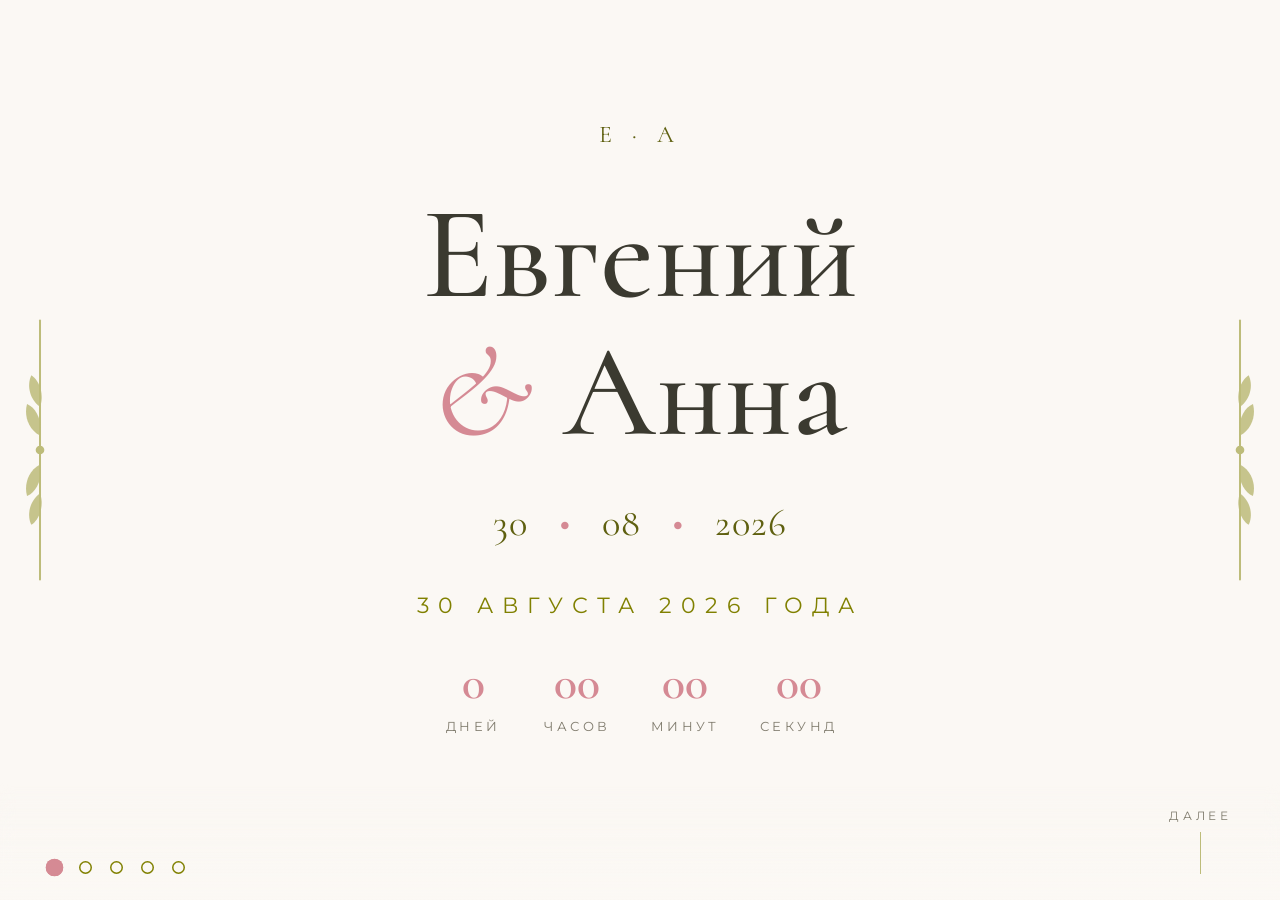
<file: index.html>
<!DOCTYPE html>
<html lang="ru">
<head>
<meta charset="UTF-8">
<meta name="viewport" content="width=device-width, initial-scale=1.0">
<title>Евгений и Анна · 30 августа 2026</title>
<link rel="preconnect" href="https://fonts.googleapis.com">
<link rel="preconnect" href="https://fonts.gstatic.com" crossorigin>
<link rel="stylesheet" href="fonts.css">
<link rel="stylesheet" href="styles.css">
</head>
<body>

  <div class="progress" id="progress" aria-hidden="true"></div>

  <main class="deck" id="deck">

    <!-- ============ ТИТУЛЬНЫЙ СЛАЙД ============ -->
    <section class="slide hero is-active" data-name="Главная" aria-label="Титульная страница">
      <div class="hero-monogram reveal">Е &middot; А</div>
      <h1 class="display hero-names reveal">
        <span class="row">Евгений</span>
        <span class="row"><span class="amp">&amp;</span> Анна</span>
      </h1>

      <p class="hero-date reveal">30 <span class="dot">&bull;</span> 08 <span class="dot">&bull;</span> 2026</p>
      <p class="eyebrow reveal">30 августа 2026 года</p>

      <div class="countdown reveal" id="countdown" aria-label="Обратный отсчёт до свадьбы">
        <div class="cd-cell"><div class="cd-num" id="cd-days">—</div><div class="cd-lbl">дней</div></div>
        <div class="cd-cell"><div class="cd-num" id="cd-hours">—</div><div class="cd-lbl">часов</div></div>
        <div class="cd-cell"><div class="cd-num" id="cd-mins">—</div><div class="cd-lbl">минут</div></div>
        <div class="cd-cell"><div class="cd-num" id="cd-secs">—</div><div class="cd-lbl">секунд</div></div>
      </div>
    </section>

    <!-- ============ МЕСТО ПРОВЕДЕНИЯ ============ -->
    <section class="slide slide-bg-soft slide-tight-top" data-name="Место" aria-label="Место проведения">
      <div class="wrap">
        <div class="venue-head center reveal">
          <span class="eyebrow">Место проведения</span>
          <h2 class="display venue-title">Загородный клуб «Голицын»</h2>
          <svg class="sprig small" viewBox="0 0 200 40" fill="none" stroke="currentColor" stroke-width="1.4" stroke-linecap="round">
            <path d="M10 20 H190"/>
            <path d="M70 20c-6-8-16-9-22-6 4 6 14 9 22 6Z" fill="currentColor" stroke="none" opacity=".85"/>
            <path d="M90 20c-5-9-15-11-22-9 3 7 13 11 22 9Z" fill="currentColor" stroke="none" opacity=".85"/>
            <path d="M110 20c5-9 15-11 22-9-3 7-13 11-22 9Z" fill="currentColor" stroke="none" opacity=".85"/>
            <path d="M130 20c6-8 16-9 22-6-4 6-14 9-22 6Z" fill="currentColor" stroke="none" opacity=".85"/>
            <circle cx="100" cy="20" r="3" fill="currentColor" stroke="none"/>
          </svg>
        </div>

        <div class="venue-grid">
          <!-- Левая колонка (≈1/3): адрес + карта -->
          <div class="venue-info">
            <div class="venue-address reveal">
              <p class="addr">Левобережная улица, 3В</p>
              <p class="addr-sub">СНТ Донское, Ольгинское сельское поселение, Аксайский район, Ростовская область</p>
            </div>

            <div class="map-frame reveal">
              <iframe
                src="https://yandex.ru/map-widget/v1/org/zagorodny_klub_golitsyn/229324404955/?ll=39.806874%2C47.215762&z=16"
                title="Площадка проведения на Яндекс Картах"
                loading="lazy"
                allowfullscreen></iframe>
            </div>
          </div>

          <!-- Правая колонка (≈2/3): фотография без рамок -->
          <div class="venue-photo reveal img-wipe">
            <img src="restaurant.jpg" alt="Площадка проведения торжества" loading="lazy">
          </div>
        </div>
      </div>
    </section>

    <!-- ============ ПРОГРАММА ДНЯ ============ -->
    <section class="slide slide-tight-top" data-name="Программа" aria-label="Программа дня">
      <div class="wrap">
        <div class="program-head center reveal">
          <span class="eyebrow">Расписание</span>
          <h2 class="display program-title">Программа дня</h2>
        </div>

        <div class="timeline">
          <div class="tl-item reveal">
            <div class="tl-time">15:30</div>
            <div class="tl-event">Сбор гостей<small>Welcome-зона, лёгкие напитки, фуршет</small></div>
          </div>
          <div class="tl-item reveal">
            <div class="tl-time">16:00</div>
            <div class="tl-event">Церемония<small>Самый трепетный момент нашего дня</small></div>
          </div>
          <div class="tl-item reveal">
            <div class="tl-time">17:00</div>
            <div class="tl-event">Банкет<small>Ужин, тосты и первый танец</small></div>
          </div>
          <div class="tl-item reveal">
            <div class="tl-time">22:30</div>
            <div class="tl-event">Финал вечера<small>Завершающий сюрприз под открытым небом</small></div>
          </div>
        </div>
      </div>
    </section>

    <!-- ============ ЦВЕТОВАЯ ГАММА ============ -->
    <section class="slide slide-bg-soft center" data-name="Дресс-код" aria-label="Дресс-код">
      <div class="wrap">
        <span class="eyebrow reveal">Дресс-код</span>
        <p class="display palette-lead reveal">
          Нам будет приятно, если вы поддержите цветовую гамму нашего праздника:
        </p>

        <div class="swatches">
          <div class="chip olive-dark reveal"></div>
          <div class="chip olive reveal"></div>
          <div class="chip olive-light reveal"></div>
          <div class="chip rose-light reveal"></div>
          <div class="chip rose reveal"></div>
          <div class="chip rose-dark reveal"></div>
        </div>

        <p class="palette-note reveal">
          Это всего лишь пожелание. Приходите так, как вам будет комфортно!
        </p>
      </div>
    </section>

    <!-- ============ ФИНАЛЬНЫЙ СЛАЙД ============ -->
    <section class="slide finale" data-name="Финал" aria-label="Приглашение">
      <div class="wrap">
        <svg class="sprig reveal" viewBox="0 0 200 40" fill="none" stroke="currentColor" stroke-width="1.4" stroke-linecap="round">
          <path d="M10 20 H190"/>
          <path d="M70 20c-6-8-16-9-22-6 4 6 14 9 22 6Z" fill="currentColor" stroke="none" opacity=".85"/>
          <path d="M90 20c-5-9-15-11-22-9 3 7 13 11 22 9Z" fill="currentColor" stroke="none" opacity=".85"/>
          <path d="M110 20c5-9 15-11 22-9-3 7-13 11-22 9Z" fill="currentColor" stroke="none" opacity=".85"/>
          <path d="M130 20c6-8 16-9 22-6-4 6-14 9-22 6Z" fill="currentColor" stroke="none" opacity=".85"/>
          <circle cx="100" cy="20" r="3" fill="currentColor" stroke="none"/>
        </svg>

        <p class="display finale-text reveal">
          Мы будем рады видеть вас<br>на нашем празднике!
        </p>

        <p class="finale-sign reveal">Евгений <span class="amp">&amp;</span> Анна</p>
      </div>
    </section>

  </main>

  <!-- Боковые оливковые веточки-украшения (общие для всех слайдов) -->
  <div class="side-vine side-vine--left" aria-hidden="true">
    <svg class="vine" viewBox="0 0 200 40" fill="none" stroke="currentColor" stroke-width="1.4" stroke-linecap="round">
      <path d="M10 20 H190"/>
      <path d="M70 20c-6-8-16-9-22-6 4 6 14 9 22 6Z" fill="currentColor" stroke="none" opacity=".85"/>
      <path d="M90 20c-5-9-15-11-22-9 3 7 13 11 22 9Z" fill="currentColor" stroke="none" opacity=".85"/>
      <path d="M110 20c5-9 15-11 22-9-3 7-13 11-22 9Z" fill="currentColor" stroke="none" opacity=".85"/>
      <path d="M130 20c6-8 16-9 22-6-4 6-14 9-22 6Z" fill="currentColor" stroke="none" opacity=".85"/>
      <circle cx="100" cy="20" r="3" fill="currentColor" stroke="none"/>
    </svg>
  </div>
  <div class="side-vine side-vine--right" aria-hidden="true">
    <svg class="vine" viewBox="0 0 200 40" fill="none" stroke="currentColor" stroke-width="1.4" stroke-linecap="round">
      <path d="M10 20 H190"/>
      <path d="M70 20c-6-8-16-9-22-6 4 6 14 9 22 6Z" fill="currentColor" stroke="none" opacity=".85"/>
      <path d="M90 20c-5-9-15-11-22-9 3 7 13 11 22 9Z" fill="currentColor" stroke="none" opacity=".85"/>
      <path d="M110 20c5-9 15-11 22-9-3 7-13 11-22 9Z" fill="currentColor" stroke="none" opacity=".85"/>
      <path d="M130 20c6-8 16-9 22-6-4 6-14 9-22 6Z" fill="currentColor" stroke="none" opacity=".85"/>
      <circle cx="100" cy="20" r="3" fill="currentColor" stroke="none"/>
    </svg>
  </div>

  <!-- Матовая полоса снизу: размывает текст, уезжающий под навигацию -->
  <div class="bottom-fade" aria-hidden="true"></div>

  <!-- Навигация -->
  <nav class="dots" id="dots" aria-label="Навигация по разделам"></nav>
  <button class="nav-next" id="navNext" type="button" aria-label="Следующий раздел">
    <span>далее</span>
    <span class="bar" aria-hidden="true"></span>
  </button>

<script>
  /* ---------- Обратный отсчёт до 30 августа 2026, 16:00 ---------- */
  (function(){
    var target = new Date(2026, 7, 30, 16, 0, 0).getTime();
    var elD = document.getElementById('cd-days');
    var elH = document.getElementById('cd-hours');
    var elM = document.getElementById('cd-mins');
    var elS = document.getElementById('cd-secs');
    function pad(n){return n<10 ? '0'+n : ''+n;}
    function tick(){
      var diff = target - Date.now();
      if(diff <= 0){
        elD.textContent='0'; elH.textContent='00'; elM.textContent='00'; elS.textContent='00';
        return;
      }
      var s = Math.floor(diff/1000);
      elD.textContent = Math.floor(s/86400);
      elH.textContent = pad(Math.floor((s%86400)/3600));
      elM.textContent = pad(Math.floor((s%3600)/60));
      elS.textContent = pad(s%60);
    }
    tick();
    setInterval(tick, 1000);
  })();

  /* ---------- Смена слайдов с анимацией ---------- */
  (function(){
    var slides   = Array.prototype.slice.call(document.querySelectorAll('.slide'));
    var deck     = document.getElementById('deck');
    var dotsWrap = document.getElementById('dots');
    var navNext  = document.getElementById('navNext');
    var progress = document.getElementById('progress');
    var current  = 0;
    var busy     = false;                 // блокировка во время анимации
    var reduce   = window.matchMedia('(prefers-reduced-motion: reduce)').matches;
    var ANIM     = reduce ? 360 : 820;

    /* — точки-индикаторы — */
    var dots = slides.map(function(s, i){
      var b = document.createElement('button');
      b.type = 'button';
      b.setAttribute('aria-label', s.dataset.name || ('Раздел ' + (i+1)));
      b.addEventListener('click', function(){ goTo(i); });
      dotsWrap.appendChild(b);
      return b;
    });

    /* — появление элементов внутри слайда со ступенчатой задержкой — */
    function playReveal(slide){
      var items = slide.querySelectorAll('.reveal');
      Array.prototype.forEach.call(items, function(el, i){
        el.style.transitionDelay = (reduce ? 0 : 90 + i * 110) + 'ms';
        el.classList.add('in');
      });
    }
    function resetReveal(slide){
      var items = slide.querySelectorAll('.reveal');
      Array.prototype.forEach.call(items, function(el){
        el.classList.remove('in');
        el.style.transitionDelay = '';
      });
    }

    function render(){
      slides.forEach(function(s, i){
        s.classList.toggle('is-active', i === current);
        s.classList.toggle('is-above', i < current);
      });
      dots.forEach(function(d, i){ d.classList.toggle('active', i === current); });
      progress.style.width = ((current) / (slides.length - 1) * 100) + '%';
      navNext.classList.toggle('hidden', current === slides.length - 1);
    }

    function goTo(index){
      index = Math.max(0, Math.min(slides.length - 1, index));
      if(busy || index === current) return;
      busy = true;
      var prevSlide = slides[current];
      current = index;
      resetReveal(prevSlide);
      render();
      slides[current].scrollTop = 0;
      playReveal(slides[current]);
      setTimeout(function(){ busy = false; }, ANIM);
    }
    function next(){ goTo(current + 1); }
    function prev(){ goTo(current - 1); }

    navNext.addEventListener('click', next);

    /* — стартовое появление — */
    render();
    playReveal(slides[current]);

    /* — колесо мыши / тачпад (с учётом внутренней прокрутки слайда) — */
    var wheelLock = false;
    deck.addEventListener('wheel', function(e){
      if(Math.abs(e.deltaY) < Math.abs(e.deltaX)) return;   // горизонтальный жест игнорируем
      var s = slides[current];
      var atTop    = s.scrollTop <= 0;
      var atBottom = s.scrollTop + s.clientHeight >= s.scrollHeight - 1;
      var down = e.deltaY > 0;
      // если внутри слайда есть куда скроллить — отдаём прокрутку ему
      if((down && !atBottom) || (!down && !atTop)) return;
      e.preventDefault();
      if(wheelLock || busy) return;
      if(Math.abs(e.deltaY) < 6) return;
      wheelLock = true;
      down ? next() : prev();
      setTimeout(function(){ wheelLock = false; }, ANIM + 120);
    }, {passive:false});

    /* — клавиатура — */
    window.addEventListener('keydown', function(e){
      switch(e.key){
        case 'ArrowDown': case 'PageDown': case ' ':
          e.preventDefault(); next(); break;
        case 'ArrowUp': case 'PageUp':
          e.preventDefault(); prev(); break;
        case 'Home': e.preventDefault(); goTo(0); break;
        case 'End':  e.preventDefault(); goTo(slides.length - 1); break;
      }
    });

    /* — свайпы на тач-устройствах — */
    var touchY = null, touchScrollTop = 0;
    deck.addEventListener('touchstart', function(e){
      touchY = e.touches[0].clientY;
      touchScrollTop = slides[current].scrollTop;
    }, {passive:true});
    deck.addEventListener('touchend', function(e){
      if(touchY === null) return;
      var dy = e.changedTouches[0].clientY - touchY;
      var s = slides[current];
      var atTop    = touchScrollTop <= 0;
      var atBottom = touchScrollTop + s.clientHeight >= s.scrollHeight - 1;
      if(Math.abs(dy) > 60){
        if(dy < 0 && atBottom) next();
        else if(dy > 0 && atTop) prev();
      }
      touchY = null;
    }, {passive:true});
  })();
</script>
</body>
</html>
</file>
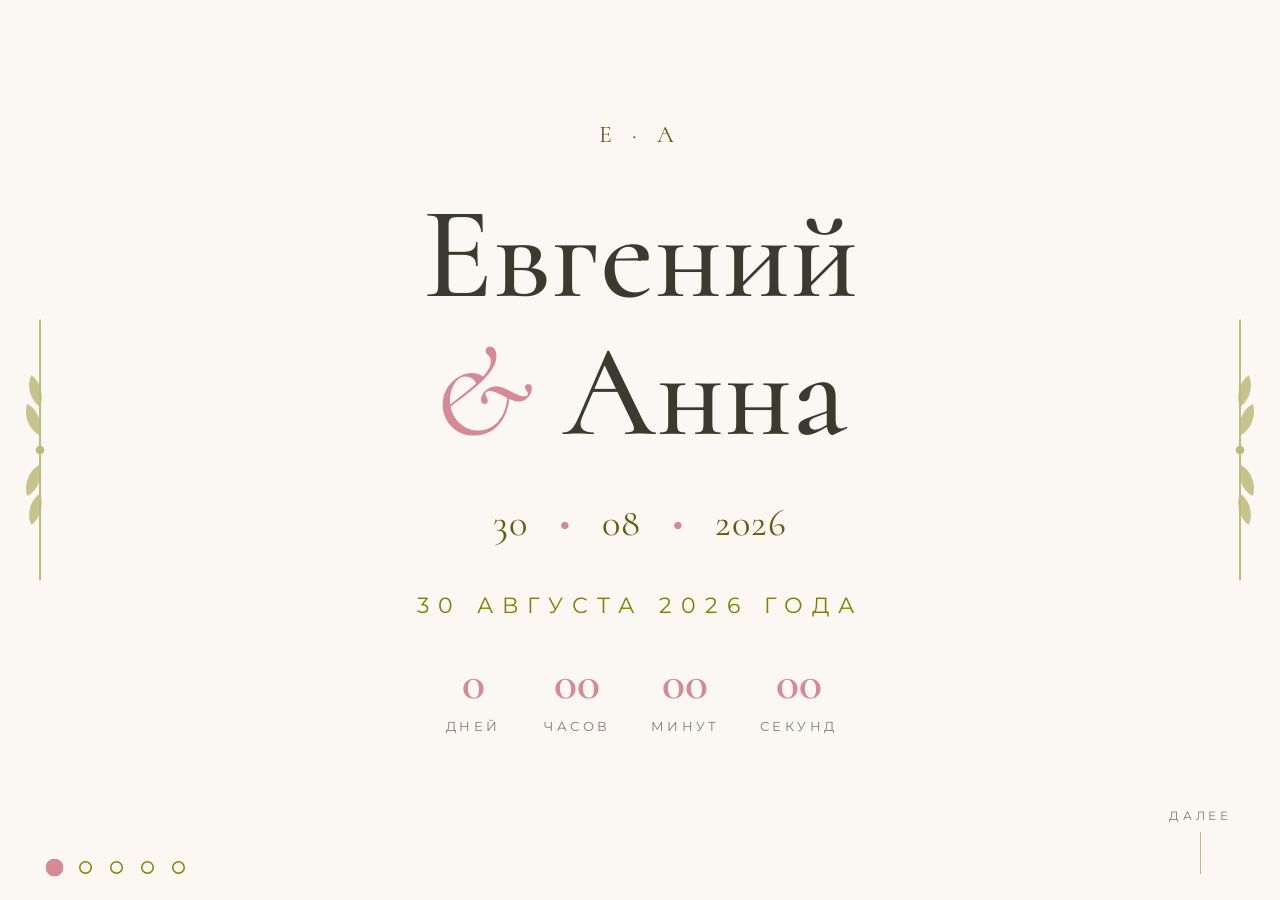
<file: wedding-invitation.html>
<!DOCTYPE html>
<html lang="ru">
<head>
<meta charset="UTF-8">
<meta name="viewport" content="width=device-width, initial-scale=1.0">
<title>Евгений и Анна · 30 августа 2026</title>
<link rel="preconnect" href="https://fonts.googleapis.com">
<link rel="preconnect" href="https://fonts.gstatic.com" crossorigin>
<link rel="stylesheet" href="fonts.css">
<link rel="stylesheet" href="styles.css">
</head>
<body>

  <div class="progress" id="progress" aria-hidden="true"></div>

  <main class="deck" id="deck">

    <!-- ============ ТИТУЛЬНЫЙ СЛАЙД ============ -->
    <section class="slide hero is-active" data-name="Главная" aria-label="Титульная страница">
      <div class="hero-monogram reveal">Е &middot; А</div>
      <h1 class="display hero-names reveal">
        <span class="row">Евгений</span>
        <span class="row"><span class="amp">&amp;</span> Анна</span>
      </h1>

      <p class="hero-date reveal">30 <span class="dot">&bull;</span> 08 <span class="dot">&bull;</span> 2026</p>
      <p class="eyebrow reveal">30 августа 2026 года</p>

      <div class="countdown reveal" id="countdown" aria-label="Обратный отсчёт до свадьбы">
        <div class="cd-cell"><div class="cd-num" id="cd-days">—</div><div class="cd-lbl">дней</div></div>
        <div class="cd-cell"><div class="cd-num" id="cd-hours">—</div><div class="cd-lbl">часов</div></div>
        <div class="cd-cell"><div class="cd-num" id="cd-mins">—</div><div class="cd-lbl">минут</div></div>
        <div class="cd-cell"><div class="cd-num" id="cd-secs">—</div><div class="cd-lbl">секунд</div></div>
      </div>
    </section>

    <!-- ============ МЕСТО ПРОВЕДЕНИЯ ============ -->
    <section class="slide slide-bg-soft slide-tight-top" data-name="Место" aria-label="Место проведения">
      <div class="wrap">
        <div class="venue-head center reveal">
          <span class="eyebrow">Место проведения</span>
          <h2 class="display venue-title">Загородный клуб «Голицин»</h2>
          <svg class="sprig small" viewBox="0 0 200 40" fill="none" stroke="currentColor" stroke-width="1.4" stroke-linecap="round">
            <path d="M10 20 H190"/>
            <path d="M70 20c-6-8-16-9-22-6 4 6 14 9 22 6Z" fill="currentColor" stroke="none" opacity=".85"/>
            <path d="M90 20c-5-9-15-11-22-9 3 7 13 11 22 9Z" fill="currentColor" stroke="none" opacity=".85"/>
            <path d="M110 20c5-9 15-11 22-9-3 7-13 11-22 9Z" fill="currentColor" stroke="none" opacity=".85"/>
            <path d="M130 20c6-8 16-9 22-6-4 6-14 9-22 6Z" fill="currentColor" stroke="none" opacity=".85"/>
            <circle cx="100" cy="20" r="3" fill="currentColor" stroke="none"/>
          </svg>
        </div>

        <div class="venue-grid">
          <!-- Левая колонка (≈1/3): адрес + карта -->
          <div class="venue-info">
            <div class="venue-address reveal">
              <p class="addr">Левобережная улица, 3В</p>
              <p class="addr-sub">СНТ Донское, Ольгинское сельское поселение, Аксайский район, Ростовская область</p>
            </div>

            <div class="map-frame reveal">
              <iframe
                src="https://yandex.ru/map-widget/v1/org/zagorodny_klub_golitsyn/229324404955/?ll=39.806874%2C47.215762&z=16"
                title="Площадка проведения на Яндекс Картах"
                loading="lazy"
                allowfullscreen></iframe>
            </div>
          </div>

          <!-- Правая колонка (≈2/3): фотография без рамок -->
          <div class="venue-photo reveal img-wipe">
            <img src="restaurant.jpg" alt="Площадка проведения торжества" loading="lazy">
          </div>
        </div>
      </div>
    </section>

    <!-- ============ ПРОГРАММА ДНЯ ============ -->
    <section class="slide slide-tight-top" data-name="Программа" aria-label="Программа дня">
      <div class="wrap">
        <div class="program-head center reveal">
          <span class="eyebrow">Расписание</span>
          <h2 class="display program-title">Программа дня</h2>
        </div>

        <div class="timeline">
          <div class="tl-item reveal">
            <div class="tl-time">15:00</div>
            <div class="tl-event">Сбор гостей<small>Welcome-зона, лёгкие напитки и музыка</small></div>
          </div>
          <div class="tl-item reveal">
            <div class="tl-time">16:00</div>
            <div class="tl-event">Церемония<small>Самый трепетный момент нашего дня</small></div>
          </div>
          <div class="tl-item reveal">
            <div class="tl-time">17:00</div>
            <div class="tl-event">Праздничный фуршет<small>Поздравления, фотографии и тёплые слова</small></div>
          </div>
          <div class="tl-item reveal">
            <div class="tl-time">18:00</div>
            <div class="tl-event">Банкет<small>Ужин, тосты и первый танец</small></div>
          </div>
          <div class="tl-item reveal">
            <div class="tl-time">22:30</div>
            <div class="tl-event">Финал вечера<small>Завершающий сюрприз под открытым небом</small></div>
          </div>
        </div>
      </div>
    </section>

    <!-- ============ ЦВЕТОВАЯ ГАММА ============ -->
    <section class="slide slide-bg-soft center" data-name="Дресс-код" aria-label="Дресс-код">
      <div class="wrap">
        <span class="eyebrow reveal">Дресс-код</span>
        <p class="display palette-lead reveal">
          Нам будет приятно, если вы поддержите цветовую гамму нашего праздника
        </p>

        <div class="swatches">
          <div class="chip olive-dark reveal"></div>
          <div class="chip olive reveal"></div>
          <div class="chip olive-light reveal"></div>
          <div class="chip rose-light reveal"></div>
          <div class="chip rose reveal"></div>
          <div class="chip rose-dark reveal"></div>
        </div>

        <p class="palette-note reveal">
          Это всего лишь пожелание. Приходите так, как вам будет комфортно.
        </p>
      </div>
    </section>

    <!-- ============ ФИНАЛЬНЫЙ СЛАЙД ============ -->
    <section class="slide finale" data-name="Финал" aria-label="Приглашение">
      <div class="wrap">
        <svg class="sprig reveal" viewBox="0 0 200 40" fill="none" stroke="currentColor" stroke-width="1.4" stroke-linecap="round">
          <path d="M10 20 H190"/>
          <path d="M70 20c-6-8-16-9-22-6 4 6 14 9 22 6Z" fill="currentColor" stroke="none" opacity=".85"/>
          <path d="M90 20c-5-9-15-11-22-9 3 7 13 11 22 9Z" fill="currentColor" stroke="none" opacity=".85"/>
          <path d="M110 20c5-9 15-11 22-9-3 7-13 11-22 9Z" fill="currentColor" stroke="none" opacity=".85"/>
          <path d="M130 20c6-8 16-9 22-6-4 6-14 9-22 6Z" fill="currentColor" stroke="none" opacity=".85"/>
          <circle cx="100" cy="20" r="3" fill="currentColor" stroke="none"/>
        </svg>

        <p class="display finale-text reveal">
          Мы будем рады видеть вас<br>на нашем празднике!
        </p>

        <p class="finale-sign reveal">Евгений <span class="amp">&amp;</span> Анна</p>
      </div>
    </section>

  </main>

  <!-- Боковые оливковые веточки-украшения (общие для всех слайдов) -->
  <div class="side-vine side-vine--left" aria-hidden="true">
    <svg class="vine" viewBox="0 0 200 40" fill="none" stroke="currentColor" stroke-width="1.4" stroke-linecap="round">
      <path d="M10 20 H190"/>
      <path d="M70 20c-6-8-16-9-22-6 4 6 14 9 22 6Z" fill="currentColor" stroke="none" opacity=".85"/>
      <path d="M90 20c-5-9-15-11-22-9 3 7 13 11 22 9Z" fill="currentColor" stroke="none" opacity=".85"/>
      <path d="M110 20c5-9 15-11 22-9-3 7-13 11-22 9Z" fill="currentColor" stroke="none" opacity=".85"/>
      <path d="M130 20c6-8 16-9 22-6-4 6-14 9-22 6Z" fill="currentColor" stroke="none" opacity=".85"/>
      <circle cx="100" cy="20" r="3" fill="currentColor" stroke="none"/>
    </svg>
  </div>
  <div class="side-vine side-vine--right" aria-hidden="true">
    <svg class="vine" viewBox="0 0 200 40" fill="none" stroke="currentColor" stroke-width="1.4" stroke-linecap="round">
      <path d="M10 20 H190"/>
      <path d="M70 20c-6-8-16-9-22-6 4 6 14 9 22 6Z" fill="currentColor" stroke="none" opacity=".85"/>
      <path d="M90 20c-5-9-15-11-22-9 3 7 13 11 22 9Z" fill="currentColor" stroke="none" opacity=".85"/>
      <path d="M110 20c5-9 15-11 22-9-3 7-13 11-22 9Z" fill="currentColor" stroke="none" opacity=".85"/>
      <path d="M130 20c6-8 16-9 22-6-4 6-14 9-22 6Z" fill="currentColor" stroke="none" opacity=".85"/>
      <circle cx="100" cy="20" r="3" fill="currentColor" stroke="none"/>
    </svg>
  </div>

  <!-- Навигация -->
  <nav class="dots" id="dots" aria-label="Навигация по разделам"></nav>
  <button class="nav-next" id="navNext" type="button" aria-label="Следующий раздел">
    <span>далее</span>
    <span class="bar" aria-hidden="true"></span>
  </button>

<script>
  /* ---------- Обратный отсчёт до 30 августа 2026, 16:00 ---------- */
  (function(){
    var target = new Date(2026, 7, 30, 16, 0, 0).getTime();
    var elD = document.getElementById('cd-days');
    var elH = document.getElementById('cd-hours');
    var elM = document.getElementById('cd-mins');
    var elS = document.getElementById('cd-secs');
    function pad(n){return n<10 ? '0'+n : ''+n;}
    function tick(){
      var diff = target - Date.now();
      if(diff <= 0){
        elD.textContent='0'; elH.textContent='00'; elM.textContent='00'; elS.textContent='00';
        return;
      }
      var s = Math.floor(diff/1000);
      elD.textContent = Math.floor(s/86400);
      elH.textContent = pad(Math.floor((s%86400)/3600));
      elM.textContent = pad(Math.floor((s%3600)/60));
      elS.textContent = pad(s%60);
    }
    tick();
    setInterval(tick, 1000);
  })();

  /* ---------- Смена слайдов с анимацией ---------- */
  (function(){
    var slides   = Array.prototype.slice.call(document.querySelectorAll('.slide'));
    var deck     = document.getElementById('deck');
    var dotsWrap = document.getElementById('dots');
    var navNext  = document.getElementById('navNext');
    var progress = document.getElementById('progress');
    var current  = 0;
    var busy     = false;                 // блокировка во время анимации
    var reduce   = window.matchMedia('(prefers-reduced-motion: reduce)').matches;
    var ANIM     = reduce ? 360 : 820;

    /* — точки-индикаторы — */
    var dots = slides.map(function(s, i){
      var b = document.createElement('button');
      b.type = 'button';
      b.setAttribute('aria-label', s.dataset.name || ('Раздел ' + (i+1)));
      b.addEventListener('click', function(){ goTo(i); });
      dotsWrap.appendChild(b);
      return b;
    });

    /* — появление элементов внутри слайда со ступенчатой задержкой — */
    function playReveal(slide){
      var items = slide.querySelectorAll('.reveal');
      Array.prototype.forEach.call(items, function(el, i){
        el.style.transitionDelay = (reduce ? 0 : 90 + i * 110) + 'ms';
        el.classList.add('in');
      });
    }
    function resetReveal(slide){
      var items = slide.querySelectorAll('.reveal');
      Array.prototype.forEach.call(items, function(el){
        el.classList.remove('in');
        el.style.transitionDelay = '';
      });
    }

    function render(){
      slides.forEach(function(s, i){
        s.classList.toggle('is-active', i === current);
        s.classList.toggle('is-above', i < current);
      });
      dots.forEach(function(d, i){ d.classList.toggle('active', i === current); });
      progress.style.width = ((current) / (slides.length - 1) * 100) + '%';
      navNext.classList.toggle('hidden', current === slides.length - 1);
    }

    function goTo(index){
      index = Math.max(0, Math.min(slides.length - 1, index));
      if(busy || index === current) return;
      busy = true;
      var prevSlide = slides[current];
      current = index;
      resetReveal(prevSlide);
      render();
      slides[current].scrollTop = 0;
      playReveal(slides[current]);
      setTimeout(function(){ busy = false; }, ANIM);
    }
    function next(){ goTo(current + 1); }
    function prev(){ goTo(current - 1); }

    navNext.addEventListener('click', next);

    /* — стартовое появление — */
    render();
    playReveal(slides[current]);

    /* — колесо мыши / тачпад (с учётом внутренней прокрутки слайда) — */
    var wheelLock = false;
    deck.addEventListener('wheel', function(e){
      if(Math.abs(e.deltaY) < Math.abs(e.deltaX)) return;   // горизонтальный жест игнорируем
      var s = slides[current];
      var atTop    = s.scrollTop <= 0;
      var atBottom = s.scrollTop + s.clientHeight >= s.scrollHeight - 1;
      var down = e.deltaY > 0;
      // если внутри слайда есть куда скроллить — отдаём прокрутку ему
      if((down && !atBottom) || (!down && !atTop)) return;
      e.preventDefault();
      if(wheelLock || busy) return;
      if(Math.abs(e.deltaY) < 6) return;
      wheelLock = true;
      down ? next() : prev();
      setTimeout(function(){ wheelLock = false; }, ANIM + 120);
    }, {passive:false});

    /* — клавиатура — */
    window.addEventListener('keydown', function(e){
      switch(e.key){
        case 'ArrowDown': case 'PageDown': case ' ':
          e.preventDefault(); next(); break;
        case 'ArrowUp': case 'PageUp':
          e.preventDefault(); prev(); break;
        case 'Home': e.preventDefault(); goTo(0); break;
        case 'End':  e.preventDefault(); goTo(slides.length - 1); break;
      }
    });

    /* — свайпы на тач-устройствах — */
    var touchY = null, touchScrollTop = 0;
    deck.addEventListener('touchstart', function(e){
      touchY = e.touches[0].clientY;
      touchScrollTop = slides[current].scrollTop;
    }, {passive:true});
    deck.addEventListener('touchend', function(e){
      if(touchY === null) return;
      var dy = e.changedTouches[0].clientY - touchY;
      var s = slides[current];
      var atTop    = touchScrollTop <= 0;
      var atBottom = touchScrollTop + s.clientHeight >= s.scrollHeight - 1;
      if(Math.abs(dy) > 60){
        if(dy < 0 && atBottom) next();
        else if(dy > 0 && atTop) prev();
      }
      touchY = null;
    }, {passive:true});
  })();
</script>
</body>
</html>
</file>
<file: fonts.css>
/* =====================================================================
   Шрифты проекта «Евгений & Анна»
   Здесь собрано всё, что касается шрифтов: подключение веб-шрифтов
   и переменные с семействами, на которые ссылаются остальные стили.
   ===================================================================== */

/* Подключение веб-шрифтов Google Fonts:
   Cormorant — акцидентный (заголовки и крупные надписи),
   Montserrat — основной текстовый. */
@import url('https://fonts.googleapis.com/css2?family=Cormorant:ital,wght@0,400;0,500;0,600;1,400&family=Montserrat:wght@300;400;500&display=swap');

:root{
  --font-display:'Cormorant',serif;     /* шрифт с засечками — заголовки, акценты */
  --font-body:'Montserrat',sans-serif;  /* основной текстовый шрифт */
}
</file>
<file: styles.css>
/* =====================================================================
   Свадебное приглашение «Евгений & Анна» — таблица стилей
   Структура файла:
     1. Переменные темы (:root)
     2. Базовый сброс и настройки документа
     3. Типографика
     4. Система слайдов (полноэкранные секции со сменой)
     5. Общие утилиты раскладки
     6. Декоративные элементы (веточка, арочное фото)
     7. Слайд: Титульный + обратный отсчёт
     8. Слайд: Место проведения
     9. Слайд: Программа дня
    10. Слайд: Цветовая гамма (дресс-код)
    11. Слайд: Финал
    12. Анимация появления элементов
    13. Навигация (точки, кнопка «далее», прогресс-полоса)
    14. Адаптив и доступность
   ===================================================================== */


/* ============================================================
   1. ПЕРЕМЕННЫЕ ТЕМЫ
   Единая палитра и общие значения, чтобы менять оформление
   в одном месте, а не по всему файлу.
   ============================================================ */
:root{
  --bg:        #FBF8F4;   /* основной мягкий тёплый светлый фон */
  --bg-soft:   #F2EEE6;   /* фон приглушённых секций (чередование) */
  --olive:     #808000;   /* оливковый акцент (линии, иконки, рамки) */
  --olive-deep:#5F6010;   /* тёмный оливковый — для читаемого текста */
  --olive-light:#B3B36B;  /* светлый оливковый — образец палитры */
  --rose:      #D58A94;   /* пыльно-розовый акцент (цифры, точки) */
  --rose-deep: #B26770;   /* тёмный пыльно-розовый — образец палитры */
  --rose-soft: #ECCFD3;   /* светло-розовый — мягкие подложки/градиенты */
  --ink:       #3B3A30;   /* основной тёмный цвет текста */
  --muted:     #807C6E;   /* приглушённый текст (подписи, пояснения) */
  --line:      #DDD7C9;   /* цвет тонких разделительных линий и рамок */
  --maxw: 1080px;         /* максимальная ширина контентной колонки */
  --ease: cubic-bezier(.22,.68,.28,1); /* единая кривая плавности анимаций */
}


/* ============================================================
   2. БАЗОВЫЙ СБРОС И ДОКУМЕНТ
   ============================================================ */

/* Сбрасываем отступы и переводим всё на border-box,
   чтобы padding не «раздувал» заданную ширину/высоту. */
*{box-sizing:border-box;margin:0;padding:0;}

/* Тянем корневые элементы на всю высоту окна —
   слайды позиционируются относительно этой высоты. */
html,body{height:100%;}

body{
  background:var(--bg);                  /* базовый фон страницы */
  color:var(--ink);                      /* цвет текста по умолчанию */
  font-family:var(--font-body);   /* основной (текстовый) шрифт */
  font-weight:400;                       /* лёгкое тонкое начертание */
  line-height:1.7;                       /* просторный межстрочный интервал */
  -webkit-font-smoothing:antialiased;    /* сглаживание шрифта в WebKit */
  overflow:hidden;                       /* прокрутку страницы заменяет смена слайдов */
}


/* ============================================================
   3. ТИПОГРАФИКА
   ============================================================ */

/* Акцидентный шрифт с засечками для заголовков и крупных надписей. */
.display{font-family:var(--font-display);font-weight:500;line-height:1.05;}

/* «Бровка» — мелкая прописная надпись-метка над заголовками секций. */
.eyebrow{
  font-family:var(--font-body);
  font-weight:400;
  font-size: 1.35rem;
  letter-spacing:.42em;       /* широкий трекинг — фирменный «разрядка» */
  text-transform:uppercase;
  color:var(--olive);
}

/* Декоративный амперсанд / союз между именами — розовый курсив. */
.amp{color:var(--rose);font-style:italic;font-weight:400;}


/* ============================================================
   4. СИСТЕМА СЛАЙДОВ
   Каждая секция — полноэкранный слайд. Виден только активный;
   остальные либо ждут снизу, либо «уехали» вверх.
   ============================================================ */

/* Контейнер-сцена: фиксируется на весь экран, скрывает всё, что вне кадра. */
.deck{position:fixed;inset:0;overflow:hidden;}

.slide{
  position:absolute;inset:0;             /* каждый слайд занимает весь экран */
  display:flex;flex-direction:column;    /* контент в колонку… */
  justify-content:safe center;           /* …по центру, но при переполнении скролл начинается сверху */
  align-items:center;
  overflow-y:auto;overflow-x:hidden;     /* длинный контент можно прокрутить внутри слайда */
  -webkit-overflow-scrolling:touch;      /* инерционная прокрутка в iOS */
  padding:clamp(56px,9vw,120px) 24px;    /* адаптивные внутренние поля */

  /* Исходное (скрытое) состояние: слайд чуть ниже и слегка уменьшен. */
  opacity:0;visibility:hidden;
  transform:translateY(7%) scale(.985);

  /* Плавный переход всех трёх свойств единой кривой. */
  transition:opacity .8s var(--ease),
             transform .8s var(--ease),
             visibility .8s var(--ease);
  will-change:opacity,transform;         /* подсказка браузеру для плавности */
}

/* Активный слайд: проявлен, в исходной позиции, поверх остальных. */
.slide.is-active{
  opacity:1;visibility:visible;
  transform:none;
  z-index:2;
}

/* Уже пройденные слайды уезжают вверх — создаёт направленность перехода. */
.slide.is-above{
  transform:translateY(-7%) scale(.985);
}

/* Модификатор приглушённого фона для чередования секций. */
.slide-bg-soft{background:var(--bg-soft);}

/* Модификатор: уменьшенный верхний отступ (для контентных слайдов
   «Место проведения» и «Программа дня»). */
.slide-tight-top{padding-top:clamp(28px,4.5vw,56px);}


/* ============================================================
   5. УТИЛИТЫ РАСКЛАДКИ
   ============================================================ */

/* Центрированная контентная колонка ограниченной ширины. */
.wrap{max-width:var(--maxw);margin:0 auto;width:100%;}

/* Утилита выравнивания текста по центру. */
.center{text-align:center;}


/* ============================================================
   6. ДЕКОРАТИВНЫЕ ЭЛЕМЕНТЫ
   ============================================================ */

/* Оливковая веточка-разделитель (SVG), фирменный элемент оформления. */
.sprig{display:block;margin:0 auto;width:160px;height:auto;color:var(--olive);opacity:.9;}
.sprig.small{width:96px;}   /* уменьшенный вариант под заголовками */

/* --- Боковые веточки-украшения (та же графика, повёрнутая вертикально) ---
   Закреплены поверх слайдов по левому и правому краю и общие для всех
   разделов: при смене слайда остаются на месте, образуя рамку. */
.side-vine{
  position:fixed;top:50%;transform:translateY(-50%);
  z-index:5;                       /* над фоном слайда (z-index:2), но под навигацией (30+) */
  pointer-events:none;             /* не перехватывают прокрутку/клики */
  width:48px;                      /* узкая полоса у самого края */
  height:clamp(170px,32vh,330px);  /* длина веточки по вертикали */
  color:var(--olive);opacity:.5;
}
/* Положение: у края экрана, пока в боковом поле есть место.
   Когда поле сужается (узкое окно или увеличенный масштаб) — веточка
   уезжает наружу за край, сохраняя зазор до контента и не прилипая к нему.
   624px ≈ половина контента (540px) + ширина веточки + отступ. */
.side-vine--left{left:min(clamp(8px,2.2vw,32px), calc(50% - 624px));}
.side-vine--right{right:min(clamp(8px,2.2vw,32px), calc(50% - 624px));}

/* Сама графика: горизонтальный sprig, развёрнутый на 90° в вертикаль.
   Базовый поворот — для правой веточки (листья смотрят вправо). */
.side-vine .vine{
  position:absolute;top:50%;left:50%;
  width:clamp(170px,32vh,330px);   /* совпадает с высотой контейнера */
  height:auto;
  transform:translate(-50%,-50%) rotate(90deg);
  transform-origin:center;
}
/* Левую веточку разворачиваем в обратную сторону — листья смотрят влево. */
.side-vine--left .vine{transform:translate(-50%,-50%) rotate(-90deg);}


/* ============================================================
   7. СЛАЙД: ТИТУЛЬНЫЙ
   ============================================================ */

/* Контейнер титульного слайда: центрирование и просветы между блоками. */
.hero{gap:30px;text-align:center;position:relative;}

/* Монограмма «Е · А» над именами. */
.hero-monogram{
  font-family:var(--font-display);font-size:1.5rem;letter-spacing:.3em;
  color:var(--olive-deep);
}

/* Крупные имена пары — главный акцент страницы (резиновый размер). */
.hero-names{
  font-size:clamp(3.4rem,13vw,8.2rem);
  color:var(--ink);
}
.hero-names .row{display:block;}   /* каждое имя с новой строки */

/* Дата свадьбы крупными цифрами. */
.hero-date{
  font-family:var(--font-display);font-size:clamp(1.5rem,4.5vw,2.4rem);
  color:var(--olive-deep);letter-spacing:.04em;
}
.hero-date .dot{color:var(--rose);padding:0 .5em;}  /* розовые точки-разделители */

/* --- Обратный отсчёт --- */

/* Ряд из ячеек отсчёта; переносится на узких экранах. */
.countdown{
  display:flex;gap:clamp(14px,4vw,40px);justify-content:center;
  margin-top:6px;flex-wrap:wrap;
}
.cd-cell{min-width:62px;}  /* фиксированная минимальная ширина — цифры не «прыгают» */

/* Крупная цифра отсчёта. */
.cd-num{
  font-family:var(--font-display);font-weight:600;
  font-size:clamp(2rem,6vw,3rem);color:var(--rose);line-height:1;
}

/* Подпись под цифрой (дней/часов/…). */
.cd-lbl{
  font-size:.84rem;letter-spacing:.26em;text-transform:uppercase;
  color:var(--muted);margin-top:8px;
}


/* ============================================================
   8. СЛАЙД: МЕСТО ПРОВЕДЕНИЯ
   ============================================================ */

/* Шапка секции (бровка + заголовок + веточка). */
.venue-head{margin-bottom:48px;}

/* Название площадки. */
.venue-title{font-size:clamp(2.4rem,6vw,3.6rem);margin:14px 0 6px;}

/* Двухколоночная раскладка: слева адрес+карта (≈1/3), справа фото (≈2/3). */
.venue-grid{
  display:grid;
  grid-template-columns:minmax(0,1fr) minmax(0,2fr);
  gap:clamp(20px,3.5vw,46px);
  align-items:stretch;                    /* колонки одинаковой высоты */
  min-height:clamp(360px,54vh,560px);     /* задаёт высоту карте и фото */
}

/* Левая колонка: адрес сверху, карта заполняет остаток высоты. */
.venue-info{display:flex;flex-direction:column;gap:22px;min-width:0;}

/* Адрес (выровнен по левому краю колонки). */
.venue-address .addr{
  font-family:var(--font-display);font-size:1.5rem;line-height:1.2;color:var(--ink);
}
.venue-address .addr-sub{color:var(--muted);font-size:1.16rem;margin-top:8px;line-height:1.5;}

/* Рамка вокруг встроенной карты (растягивается на остаток высоты колонки). */
.map-frame{
  flex:1;border:1px solid var(--line);border-radius:8px;overflow:hidden;
  box-shadow:0 24px 60px -34px rgba(95,96,16,.45);
  background:var(--bg);min-height:240px;
}
.map-frame iframe{display:block;width:100%;height:100%;min-height:240px;border:0;}

/* Правая колонка: фотография без рамок. */
.venue-photo{
  position:relative;overflow:hidden;border-radius:10px;
  min-height:300px;height:100%;
}
.venue-photo img{width:100%;height:100%;object-fit:cover;display:block;}

/* Появление фото «шторкой» слева направо при открытии слайда. */
.reveal.img-wipe{
  opacity:0;transform:none;
  clip-path:inset(0 100% 0 0);                       /* полностью скрыто справа */
  transition:opacity .7s var(--ease), clip-path 1s var(--ease);
}
.slide.is-active .reveal.img-wipe.in{
  opacity:1;clip-path:inset(0 0 0 0);                 /* раскрыто слева направо */
}

/* Контурная кнопка-ссылка (например, «Открыть в Яндекс Картах»). */
.btn{
  display:inline-block;margin-top:24px;
  font-size:.94rem;letter-spacing:.26em;text-transform:uppercase;
  color:var(--olive-deep);text-decoration:none;
  border:1px solid var(--olive);border-radius:40px;
  padding:14px 30px;transition:.3s ease;
}
/* При наведении/фокусе кнопка заливается оливковым. */
.btn:hover,.btn:focus-visible{background:var(--olive);color:#fff;}


/* ============================================================
   9. СЛАЙД: ПРОГРАММА ДНЯ
   ============================================================ */

/* Шапка секции. */
.program-head{margin-bottom:54px;}
.program-title{font-size:clamp(2.4rem,6vw,3.6rem);margin-top:14px;}

/* Контейнер таймлайна; relative — для вертикальной линии и точек. */
.timeline{max-width:620px;margin:0 auto;position:relative;width:100%;}

/* Вертикальная линия таймлайна с градиентом по краям. */
.timeline::before{
  content:"";position:absolute;left:118px;top:8px;bottom:8px;width:1px;
  background:linear-gradient(var(--rose-soft),var(--line),var(--rose-soft));
}

/* Строка таймлайна: колонка времени + колонка события. */
.tl-item{
  display:grid;grid-template-columns:100px 1fr;gap:34px;align-items:baseline;
  padding:18px 0;position:relative;
}

/* Время события — выровнено вправо, к линии. */
.tl-time{
  font-family:var(--font-display);font-weight:600;font-size:1.6rem;
  color:var(--olive-deep);text-align:right;
}

/* Розовая точка-маркер на линии напротив каждого события. */
.tl-item::after{
  content:"";position:absolute;left:114px;top:30px;
  width:9px;height:9px;border-radius:50%;
  background:var(--rose);border:2px solid var(--bg-soft); /* обводка под фон секции */
}

/* Название события и пояснение под ним. */
.tl-event{font-family:var(--font-display);font-size:1.5rem;line-height:1.5;color:var(--ink);}
.tl-event small{font-family:var(--font-body);display:block;color:var(--muted);font-size:1.16rem;line-height:1.5;margin-top:6px;}


/* ============================================================
   10. СЛАЙД: ЦВЕТОВАЯ ГАММА (ДРЕСС-КОД)
   ============================================================ */

/* Вводный абзац-просьба поддержать палитру. */
.palette-lead{
  max-width:640px;margin:18px auto 0;font-size:1.5rem;color:var(--ink);
}

/* Ряд образцов цвета — все шесть в одну строку, без переноса. */
.swatches{
  display:flex;gap:clamp(10px,2vw,24px);justify-content:center;align-items:center;
  margin:54px 0 40px;flex-wrap:nowrap;
}

/* Цветной кружок-образец (ужимается, чтобы ряд помещался по ширине). */
.chip{
  flex:0 1 auto;width:clamp(64px,13vw,118px);aspect-ratio:1;border-radius:50%;
  box-shadow:0 22px 50px -24px rgba(0,0,0,.35);
  position:relative;
}
.chip.olive{background:var(--olive);}            /* оливковый (база) */
.chip.olive-dark{background:var(--olive-deep);}  /* тёмный оливковый */
.chip.olive-light{background:var(--olive-light);}/* светлый оливковый */
.chip.rose{background:var(--rose);}              /* пыльно-розовый (база) */
.chip.rose-dark{background:var(--rose-deep);}    /* тёмный пыльно-розовый */
.chip.rose-light{background:var(--rose-soft);}   /* светло-розовый */

/* Заключительное примечание (необязательность дресс-кода). */
.palette-note{
  max-width:560px;margin:0 auto;font-size:1.16rem;color:var(--muted);font-style:italic;
}


/* ============================================================
   11. СЛАЙД: ФИНАЛ
   ============================================================ */

/* Финальный слайд с мягким розовым свечением сверху. */
.finale{
  text-align:center;
  background:
    radial-gradient(120% 90% at 50% 0%, var(--rose-soft) 0%, transparent 55%),
    var(--bg);
}

/* Крупная приглашающая фраза. */
.finale-text{
  font-size:clamp(2rem,5.5vw,3.2rem);max-width:680px;margin:0 auto;color:var(--ink);
}

/* Подпись именами в конце. */
.finale-sign{
  margin-top:36px;font-family:var(--font-display);font-size:1.8rem;letter-spacing:.12em;
  color:var(--olive-deep);
}


/* ============================================================
   12. АНИМАЦИЯ ПОЯВЛЕНИЯ ЭЛЕМЕНТОВ
   Элементы с классом .reveal внутри активного слайда плавно
   проявляются (ступенчатую задержку задаёт JS).
   ============================================================ */

/* Исходное скрытое состояние: прозрачно и чуть ниже. */
.reveal{
  opacity:0;transform:translateY(26px);
  transition:opacity .8s var(--ease),transform .8s var(--ease);
}

/* Проявленное состояние — только внутри активного слайда. */
.slide.is-active .reveal.in{opacity:1;transform:none;}


/* ============================================================
   13. НАВИГАЦИЯ
   ============================================================ */

/* --- Матовая полоса снизу ---
   Фиксированная зона у нижнего края. Размывает контент слайда,
   уезжающий под панель навигации, и сводит его к фону, чтобы текст
   не «налезал» на точки и кнопку. Лежит над слайдами (z-index:2),
   но под навигацией (z-index:30) — поэтому сами точки/кнопка чёткие. */
.bottom-fade{
  position:fixed;left:0;right:0;bottom:0;
  height:clamp(84px,13vh,132px);
  z-index:20;pointer-events:none;
  -webkit-backdrop-filter:blur(7px);backdrop-filter:blur(7px);
  /* лёгкая подложка под цвет фона — текст «растворяется», а не просто мылится */
  background:linear-gradient(to top, var(--bg) 0%, rgba(251,248,244,.55) 42%, transparent 100%);
  /* маска: эффект максимален у самого низа и плавно исчезает кверху */
  -webkit-mask-image:linear-gradient(to top, #000 0, #000 32%, transparent 100%);
          mask-image:linear-gradient(to top, #000 0, #000 32%, transparent 100%);
}

/* --- Точки-индикаторы: горизонтальный ряд снизу по центру --- */
.dots{
  position:fixed;left:50%;bottom:26px;transform:translateX(-50%);
  z-index:30;display:flex;flex-direction:row;gap:18px;
}

/* Одна точка — пустой кружок с оливковой обводкой. */
.dots button{
  --d:13px;width:var(--d);height:var(--d);padding:0;border:0;cursor:pointer;
  border-radius:50%;background:transparent;
  box-shadow:inset 0 0 0 1.5px var(--olive);   /* обводка через внутреннюю тень */
  transition:transform .35s var(--ease),background .35s var(--ease),box-shadow .35s var(--ease);
}
.dots button:hover{transform:scale(1.25);}      /* лёгкое увеличение при наведении */

/* Активная точка — залита розовым и крупнее. */
.dots button.active{
  background:var(--rose);box-shadow:inset 0 0 0 1.5px var(--rose);
  transform:scale(1.35);
}

/* --- Кнопка «Далее» (только на десктопе, в правом нижнем углу) ---
   По умолчанию скрыта; показывается в десктопном медиазапросе ниже. */
.nav-next{
  display:none;
  position:fixed;bottom:26px;right:clamp(20px,4vw,48px);
  z-index:30;background:none;border:0;cursor:pointer;color:var(--muted);
  flex-direction:column;align-items:center;gap:9px;
  font-family:var(--font-body);font-size:.78rem;letter-spacing:.3em;
  text-transform:uppercase;transition:opacity .5s var(--ease),color .3s ease;
}
.nav-next:hover{color:var(--olive-deep);}

/* Пульсирующая вертикальная чёрточка-«капля» под надписью. */
.nav-next .bar{
  width:1px;height:42px;background:var(--olive);opacity:.5;
  transform-origin:top;animation:drip 2.4s ease-in-out infinite;
}

/* Скрытое состояние кнопки (на последнем слайде). */
.nav-next.hidden{opacity:0;pointer-events:none;}

/* Анимация пульсации чёрточки. */
@keyframes drip{0%,100%{transform:scaleY(.35);opacity:.25;}50%{transform:scaleY(1);opacity:.7;}}

/* --- Прогресс-полоса вверху экрана --- */
.progress{
  position:fixed;top:0;left:0;height:2px;width:0;z-index:40;
  background:linear-gradient(90deg,var(--olive),var(--rose)); /* оливково-розовый градиент */
  transition:width .8s var(--ease);                           /* плавный рост ширины */
}


/* ============================================================
   14. АДАПТИВ И ДОСТУПНОСТЬ
   ============================================================ */

/* Десктоп: точки уходят в левый нижний угол, а в правом нижнем —
   симметрично — появляется кнопка «Далее». */
@media (min-width:761px){
  .dots{left:clamp(20px,4vw,48px);transform:none;}
  .nav-next{display:flex;}
}

/* Средние экраны: уменьшаем боковые веточки, чтобы не теснили контент. */
@media (max-width:1024px){
  .side-vine{width:34px;height:clamp(140px,24vh,230px);opacity:.4;}
  .side-vine .vine{width:clamp(140px,24vh,230px);}
}

/* Узкие экраны (телефоны): колонки в одну, компактнее таймлайн. */
@media (max-width:760px){
  .venue-grid{grid-template-columns:1fr;min-height:0;} /* адрес+карта, затем фото */
  .venue-photo{min-height:0;aspect-ratio:3/2;}         /* фото обычным блоком */
  .timeline::before{left:84px;}                        /* линия и точки ближе к краю */
  .tl-item{grid-template-columns:70px 1fr;gap:24px;}
  .tl-item::after{left:80px;}
  .tl-time{font-size:1.3rem;}
  .dots{gap:13px;}
  .side-vine{display:none;}                            /* на телефонах убираем — мало места */
}

/* Уважаем системную настройку «уменьшить движение»:
   отключаем перемещения, оставляя только короткое затухание. */
@media (prefers-reduced-motion:reduce){
  *{animation:none!important;}
  .slide{transition:opacity .35s linear,visibility .35s linear;transform:none!important;}
  .reveal{transition:opacity .35s linear;transform:none!important;}
}
</file>
